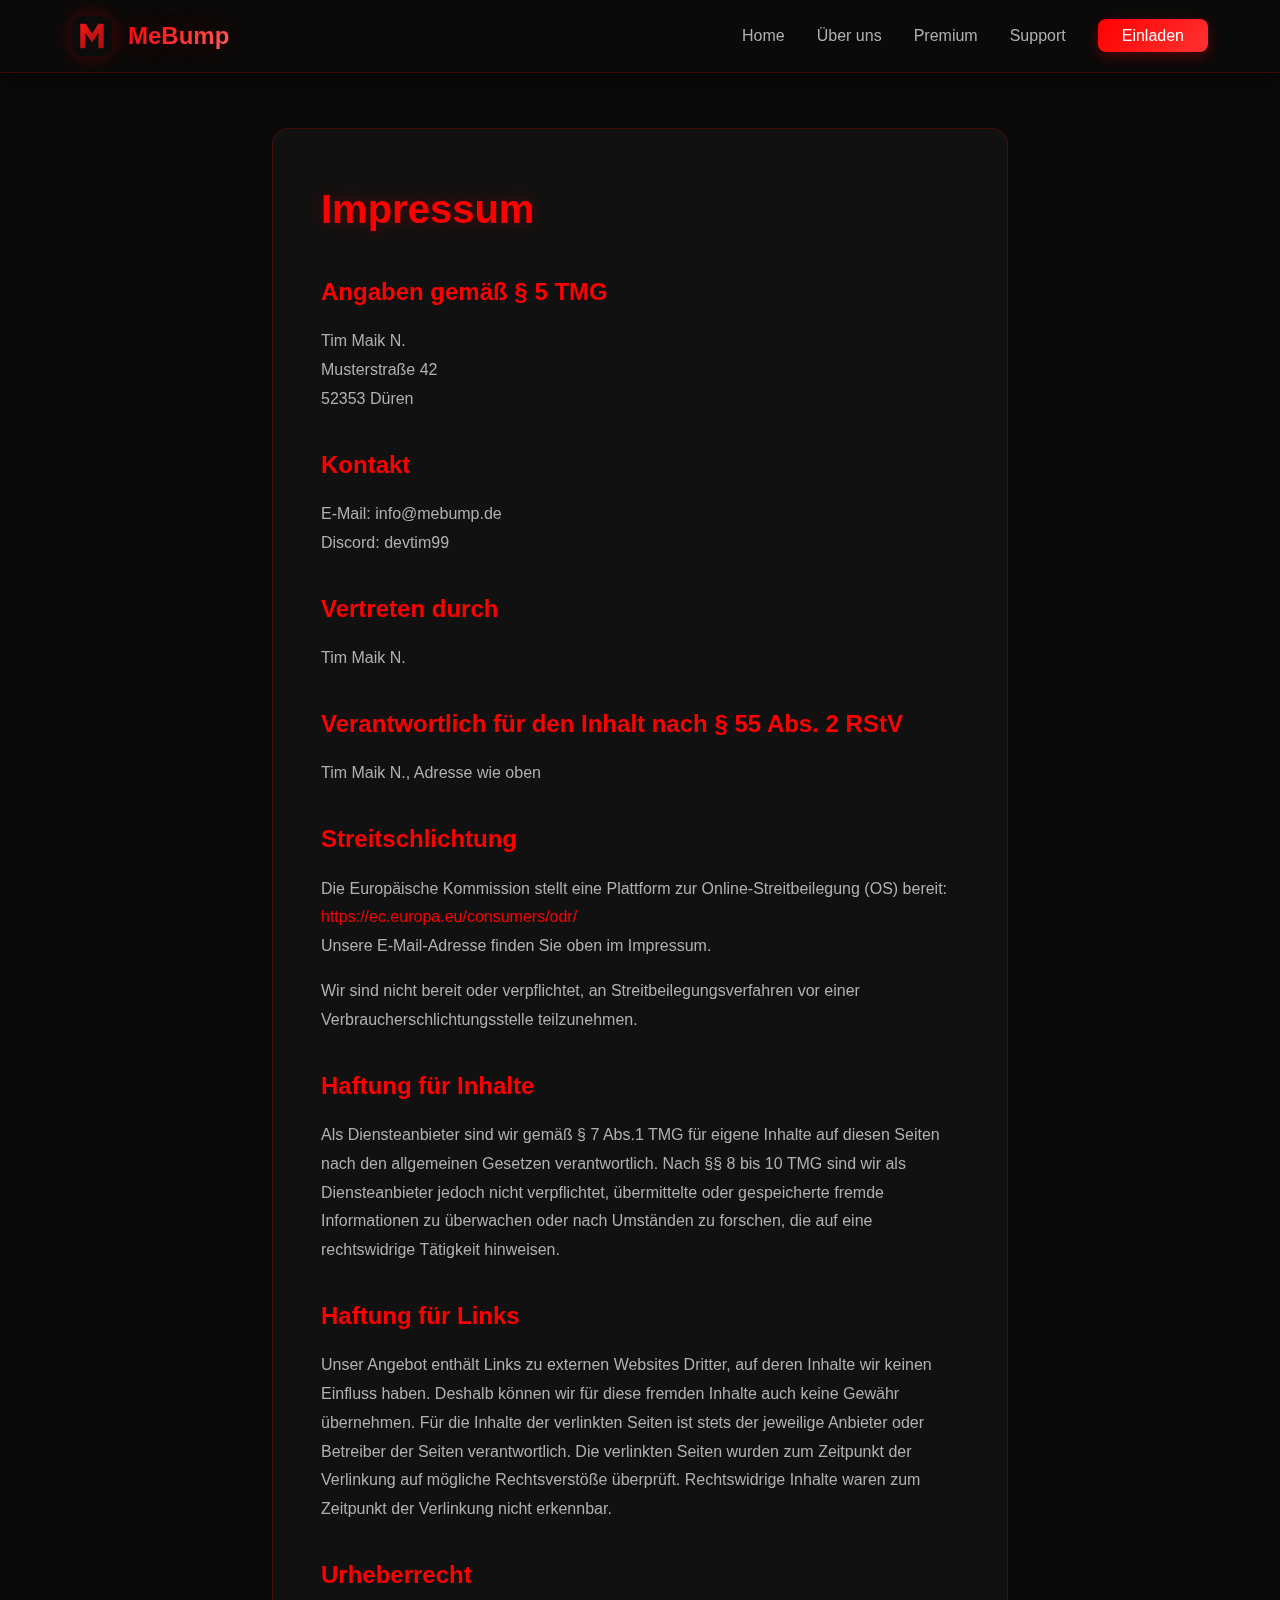
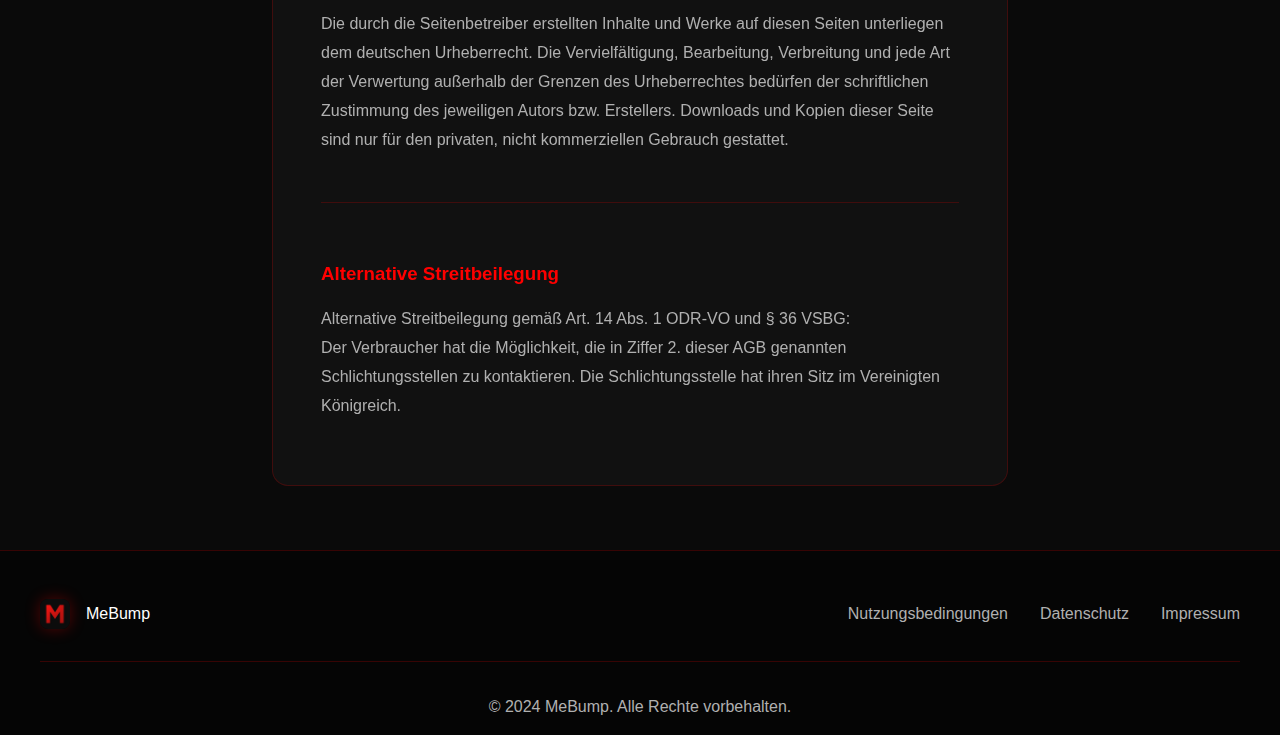
<file: impressum.html>
<!DOCTYPE html>
<html lang="de">
<head>
    <meta charset="UTF-8">
    <meta name="viewport" content="width=device-width, initial-scale=1.0">
    <title>Impressum - MeBump</title>
    <link rel="stylesheet" href="styles.css">
    <link rel="icon" type="image/png" href="/logo.png">
</head>
<body>
    <nav class="navbar">
        <div class="nav-container">
            <div class="nav-brand">
                <img src="/logo.png" alt="MeBump Logo" class="nav-logo">
                <span class="brand-text">MeBump</span>
            </div>
            <button class="hamburger" aria-label="Menu">
                <span></span>
                <span></span>
                <span></span>
            </button>
            <ul class="nav-menu">
                <li><a href="index.html" class="nav-link">Home</a></li>
                <li><a href="about.html" class="nav-link">Über uns</a></li>
                <li><a href="premium.html" class="nav-link">Premium</a></li>
                <li><a href="support.html" class="nav-link">Support</a></li>
                <li><a href="https://discord.com/oauth2/authorize?client_id=1440455152204251286" class="nav-link invite-btn">Einladen</a></li>
            </ul>
        </div>
    </nav>

    <main>
        <section class="legal">
            <div class="legal-container">
                <h1>Impressum</h1>

                <h2>Angaben gemäß § 5 TMG</h2>
                <p>
                    Tim Maik N.<br>
                    Musterstraße 42<br>
                    52353 Düren
                </p>

                <h2>Kontakt</h2>
                <p>
                    E-Mail: info@mebump.de<br>
                    Discord: devtim99
                </p>

                <h2>Vertreten durch</h2>
                <p>Tim Maik N.</p>

                <!---<h2>Registereintrag</h2>
                <p>
                    Eintragung im Handelsregister<br>
                    Registergericht: Amtsgericht Berlin<br>
                    Registernummer: HRB 123456
                </p>

                <h2>Umsatzsteuer-ID</h2>
                <p>
                    Umsatzsteuer-Identifikationsnummer gemäß § 27a Umsatzsteuergesetz:<br>
                    DE123456789
                </p>   --->

                <h2>Verantwortlich für den Inhalt nach § 55 Abs. 2 RStV</h2>
                <p>Tim Maik N., Adresse wie oben</p>

                <h2>Streitschlichtung</h2>
                <p>
                    Die Europäische Kommission stellt eine Plattform zur Online-Streitbeilegung (OS) bereit: 
                    <a href="https://ec.europa.eu/consumers/odr/" target="_blank">https://ec.europa.eu/consumers/odr/</a><br>
                    Unsere E-Mail-Adresse finden Sie oben im Impressum.
                </p>
                <p>
                    Wir sind nicht bereit oder verpflichtet, an Streitbeilegungsverfahren vor einer 
                    Verbraucherschlichtungsstelle teilzunehmen.
                </p>

                <h2>Haftung für Inhalte</h2>
                <p>
                    Als Diensteanbieter sind wir gemäß § 7 Abs.1 TMG für eigene Inhalte auf diesen Seiten 
                    nach den allgemeinen Gesetzen verantwortlich. Nach §§ 8 bis 10 TMG sind wir als 
                    Diensteanbieter jedoch nicht verpflichtet, übermittelte oder gespeicherte fremde 
                    Informationen zu überwachen oder nach Umständen zu forschen, die auf eine rechtswidrige 
                    Tätigkeit hinweisen.
                </p>

                <h2>Haftung für Links</h2>
                <p>
                    Unser Angebot enthält Links zu externen Websites Dritter, auf deren Inhalte wir keinen 
                    Einfluss haben. Deshalb können wir für diese fremden Inhalte auch keine Gewähr übernehmen. 
                    Für die Inhalte der verlinkten Seiten ist stets der jeweilige Anbieter oder Betreiber der 
                    Seiten verantwortlich. Die verlinkten Seiten wurden zum Zeitpunkt der Verlinkung auf 
                    mögliche Rechtsverstöße überprüft. Rechtswidrige Inhalte waren zum Zeitpunkt der 
                    Verlinkung nicht erkennbar.
                </p>

                <h2>Urheberrecht</h2>
                <p>
                    Die durch die Seitenbetreiber erstellten Inhalte und Werke auf diesen Seiten unterliegen 
                    dem deutschen Urheberrecht. Die Vervielfältigung, Bearbeitung, Verbreitung und jede 
                    Art der Verwertung außerhalb der Grenzen des Urheberrechtes bedürfen der schriftlichen 
                    Zustimmung des jeweiligen Autors bzw. Erstellers. Downloads und Kopien dieser Seite sind 
                    nur für den privaten, nicht kommerziellen Gebrauch gestattet.
                </p>

                <div class="legal-contact">
                    <h3>Alternative Streitbeilegung</h3>
                    <p>
                        Alternative Streitbeilegung gemäß Art. 14 Abs. 1 ODR-VO und § 36 VSBG:<br>
                        Der Verbraucher hat die Möglichkeit, die in Ziffer 2. dieser AGB genannten 
                        Schlichtungsstellen zu kontaktieren. Die Schlichtungsstelle hat ihren Sitz 
                        im Vereinigten Königreich.
                    </p>
                </div>
            </div>
        </section>
    </main>

    <footer class="footer">
        <div class="footer-content">
            <div class="footer-brand">
                <img src="/logo.png" alt="MeBump Logo" class="footer-logo">
                <span>MeBump</span>
            </div>
            <div class="footer-links">
                <a href="terms.html">Nutzungsbedingungen</a>
                <a href="privacy.html">Datenschutz</a>
                <a href="impressum.html">Impressum</a>
            </div>
        </div>
        <div class="footer-bottom">
            <p>&copy; 2024 MeBump. Alle Rechte vorbehalten.</p>
        </div>
    </footer>

    <script src="script.js"></script>
</body>
</html>
</file>
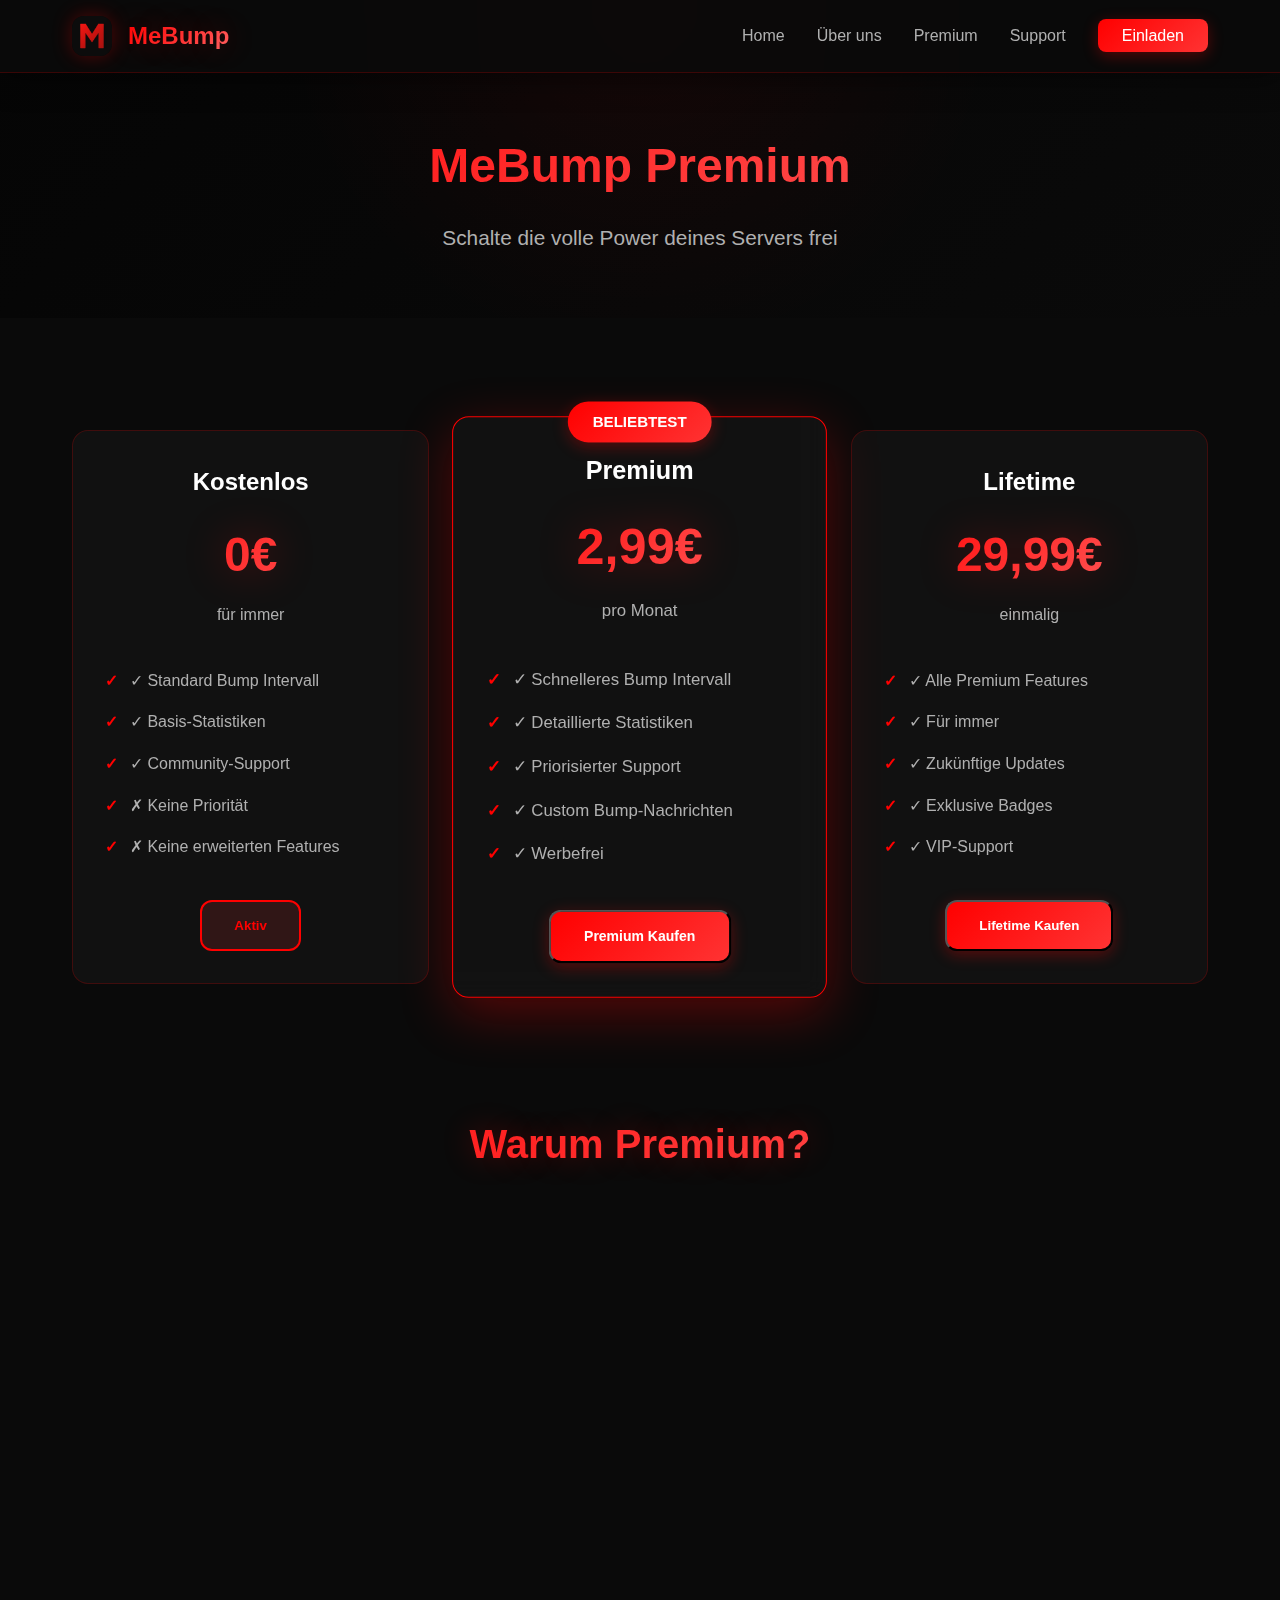
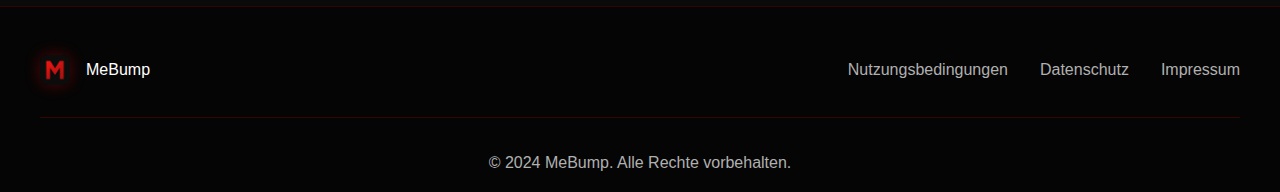
<file: premium.html>
<!DOCTYPE html>
<html lang="de">
<head>
    <meta charset="UTF-8">
    <meta name="viewport" content="width=device-width, initial-scale=1.0">
    <title>Premium - MeBump</title>
    <link rel="stylesheet" href="styles.css">
    <link rel="icon" type="image/png" href="/logo.png">
</head>
<body>
    <nav class="navbar">
        <div class="nav-container">
            <div class="nav-brand">
                <img src="/logo.png" alt="MeBump Logo" class="nav-logo">
                <span class="brand-text">MeBump</span>
            </div>
            <button class="hamburger" aria-label="Menu">
                <span></span>
                <span></span>
                <span></span>
            </button>
            <ul class="nav-menu">
                <li><a href="index.html" class="nav-link">Home</a></li>
                <li><a href="about.html" class="nav-link">Über uns</a></li>
                <li><a href="premium.html" class="nav-link active">Premium</a></li>
                <li><a href="support.html" class="nav-link">Support</a></li>
                <li><a href="https://discord.com/oauth2/authorize?client_id=1440455152204251286" class="nav-link invite-btn">Einladen</a></li>
            </ul>
        </div>
    </nav>

    <main>
        <section class="premium-hero">
            <div class="premium-content">
                <h1 class="premium-title">MeBump Premium</h1>
                <p class="premium-subtitle">Schalte die volle Power deines Servers frei</p>
            </div>
        </section>

        <section class="pricing">
            <div class="pricing-container">
                <div class="pricing-card">
                    <h3>Kostenlos</h3>
                    <div class="price">0€</div>
                    <div class="price-period">für immer</div>
                    <ul class="feature-list">
                        <li>✓ Standard Bump Intervall</li>
                        <li>✓ Basis-Statistiken</li>
                        <li>✓ Community-Support</li>
                        <li>✗ Keine Priorität</li>
                        <li>✗ Keine erweiterten Features</li>
                    </ul>
                    <button class="btn btn-secondary" disabled>Aktiv</button>
                </div>

                <div class="pricing-card premium">
                    <div class="premium-badge">BELIEBTEST</div>
                    <h3>Premium</h3>
                    <div class="price">2,99€</div>
                    <div class="price-period">pro Monat</div>
                    <ul class="feature-list">
                        <li>✓ Schnelleres Bump Intervall</li>
                        <li>✓ Detaillierte Statistiken</li>
                        <li>✓ Priorisierter Support</li>
                        <li>✓ Custom Bump-Nachrichten</li>
                        <li>✓ Werbefrei</li>
                    </ul>
                    <button class="btn btn-primary">Premium Kaufen</button>
                </div>

                <div class="pricing-card">
                    <h3>Lifetime</h3>
                    <div class="price">29,99€</div>
                    <div class="price-period">einmalig</div>
                    <ul class="feature-list">
                        <li>✓ Alle Premium Features</li>
                        <li>✓ Für immer</li>
                        <li>✓ Zukünftige Updates</li>
                        <li>✓ Exklusive Badges</li>
                        <li>✓ VIP-Support</li>
                    </ul>
                    <button class="btn btn-primary">Lifetime Kaufen</button>
                </div>
            </div>
        </section>

        <section class="premium-features">
            <h2 class="section-title">Warum Premium?</h2>
            <div class="features-grid">
                <div class="feature-card">
                    <div class="feature-icon">⚡</div>
                    <h3>Schnelleres Wachstum</h3>
                    <p>Reduziere dein Bump-Intervall um 50% und erreiche mehr Nutzer</p>
                </div>
                <div class="feature-card">
                    <div class="feature-icon">📊</div>
                    <h3>Detaillierte Analytics</h3>
                    <p>Erhalte Einblicke in deine Server-Performance</p>
                </div>
                <div class="feature-card">
                    <div class="feature-icon">🎨</div>
                    <h3>Custom Nachrichten</h3>
                    <p>Persönliche Bump-Nachrichten für mehr Aufmerksamkeit</p>
                </div>
                <div class="feature-card">
                    <div class="feature-icon">🚀</div>
                    <h3>Priorität</h3>
                    <p>Deine Server werden bevorzugt behandelt</p>
                </div>
            </div>
        </section>
    </main>

    <footer class="footer">
        <div class="footer-content">
            <div class="footer-brand">
                <img src="/logo.png" alt="MeBump Logo" class="footer-logo">
                <span>MeBump</span>
            </div>
            <div class="footer-links">
                <a href="terms.html">Nutzungsbedingungen</a>
                <a href="privacy.html">Datenschutz</a>
                <a href="impressum.html">Impressum</a>
            </div>
        </div>
        <div class="footer-bottom">
            <p>&copy; 2024 MeBump. Alle Rechte vorbehalten.</p>
        </div>
    </footer>

    <script src="script.js"></script>
</body>
</html>
</file>
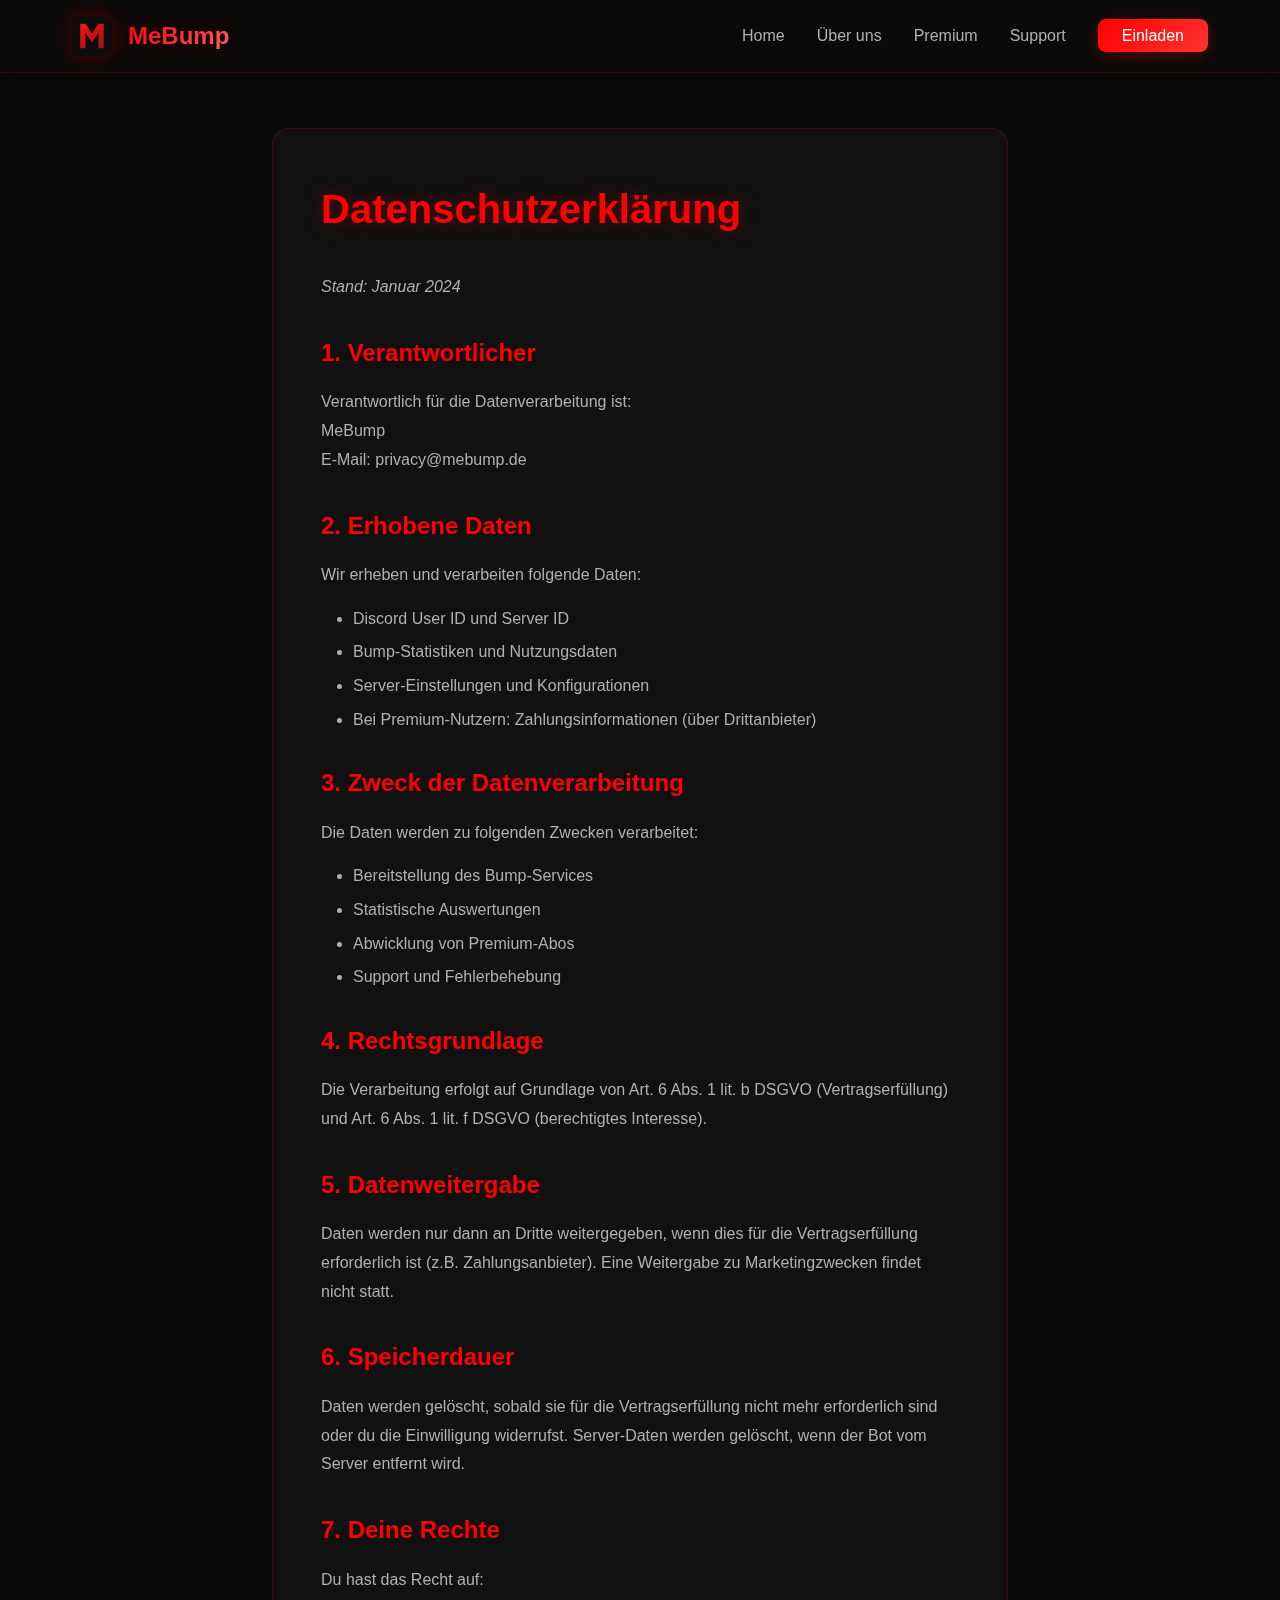
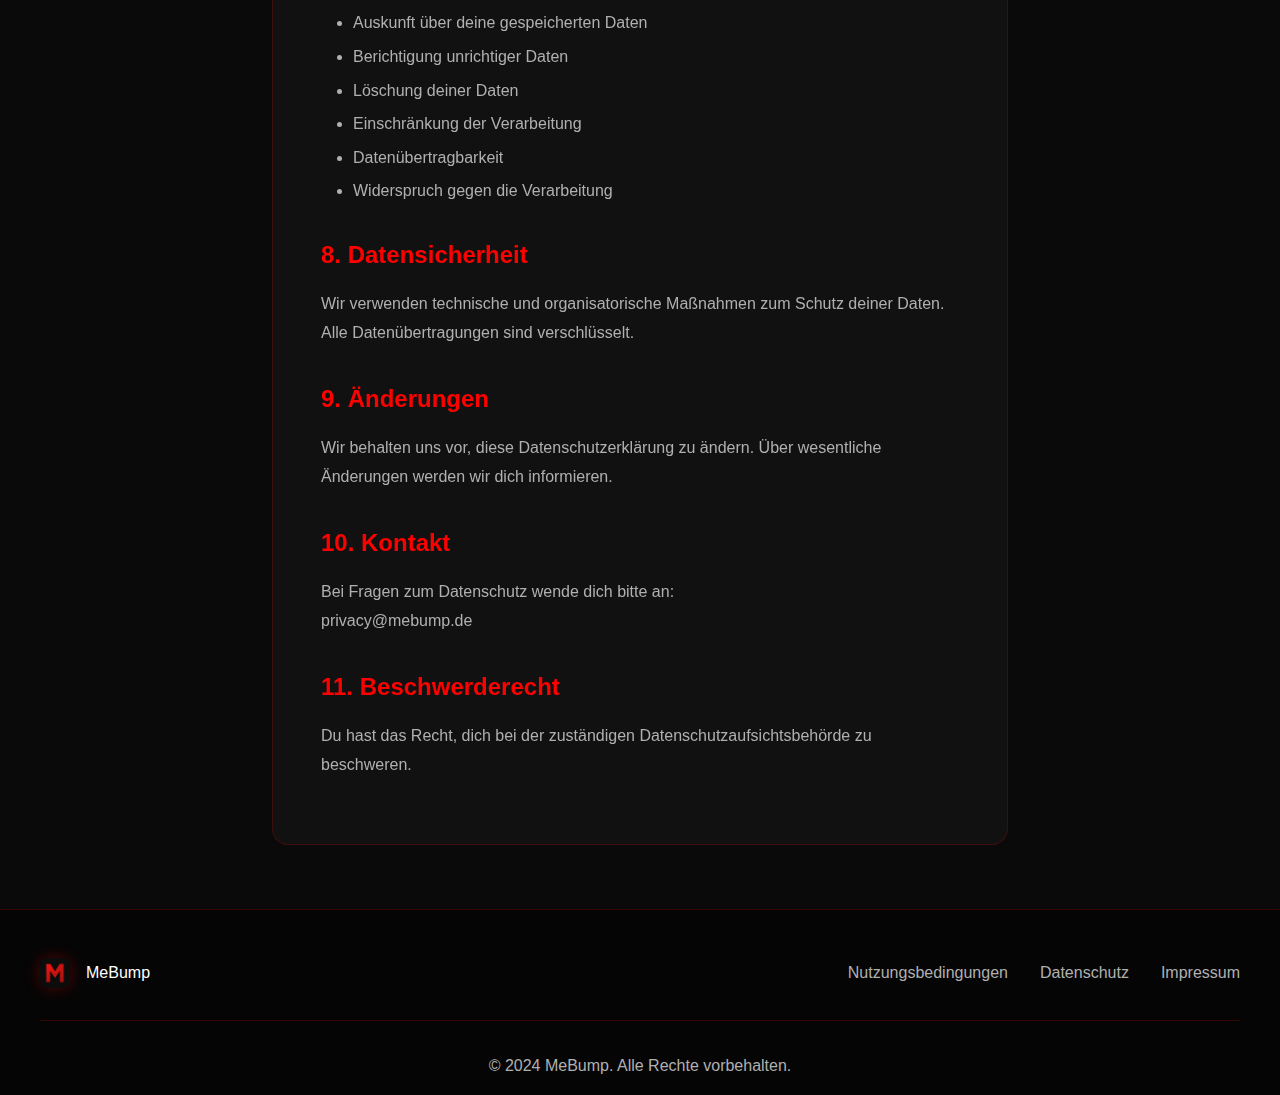
<file: privacy.html>
<!DOCTYPE html>
<html lang="de">
<head>
    <meta charset="UTF-8">
    <meta name="viewport" content="width=device-width, initial-scale=1.0">
    <title>Datenschutz - MeBump</title>
    <link rel="stylesheet" href="styles.css">
    <link rel="icon" type="image/png" href="/logo.png">
</head>
<body>
    <nav class="navbar">
        <div class="nav-container">
            <div class="nav-brand">
                <img src="/logo.png" alt="MeBump Logo" class="nav-logo">
                <span class="brand-text">MeBump</span>
            </div>
            <button class="hamburger" aria-label="Menu">
                <span></span>
                <span></span>
                <span></span>
            </button>
            <ul class="nav-menu">
                <li><a href="index.html" class="nav-link">Home</a></li>
                <li><a href="about.html" class="nav-link">Über uns</a></li>
                <li><a href="premium.html" class="nav-link">Premium</a></li>
                <li><a href="support.html" class="nav-link">Support</a></li>
                <li><a href="https://discord.com/oauth2/authorize?client_id=1440455152204251286" class="nav-link invite-btn">Einladen</a></li>
            </ul>
        </div>
    </nav>

    <main>
        <section class="legal">
            <div class="legal-container">
                <h1>Datenschutzerklärung</h1>
                <p class="legal-date">Stand: Januar 2024</p>

                <h2>1. Verantwortlicher</h2>
                <p>Verantwortlich für die Datenverarbeitung ist:<br>
                MeBump<br>
                E-Mail: privacy@mebump.de</p>

                <h2>2. Erhobene Daten</h2>
                <p>Wir erheben und verarbeiten folgende Daten:</p>
                <ul>
                    <li>Discord User ID und Server ID</li>
                    <li>Bump-Statistiken und Nutzungsdaten</li>
                    <li>Server-Einstellungen und Konfigurationen</li>
                    <li>Bei Premium-Nutzern: Zahlungsinformationen (über Drittanbieter)</li>
                </ul>

                <h2>3. Zweck der Datenverarbeitung</h2>
                <p>Die Daten werden zu folgenden Zwecken verarbeitet:</p>
                <ul>
                    <li>Bereitstellung des Bump-Services</li>
                    <li>Statistische Auswertungen</li>
                    <li>Abwicklung von Premium-Abos</li>
                    <li>Support und Fehlerbehebung</li>
                </ul>

                <h2>4. Rechtsgrundlage</h2>
                <p>Die Verarbeitung erfolgt auf Grundlage von Art. 6 Abs. 1 lit. b DSGVO (Vertragserfüllung) und Art. 6 Abs. 1 lit. f DSGVO (berechtigtes Interesse).</p>

                <h2>5. Datenweitergabe</h2>
                <p>Daten werden nur dann an Dritte weitergegeben, wenn dies für die Vertragserfüllung erforderlich ist (z.B. Zahlungsanbieter). Eine Weitergabe zu Marketingzwecken findet nicht statt.</p>

                <h2>6. Speicherdauer</h2>
                <p>Daten werden gelöscht, sobald sie für die Vertragserfüllung nicht mehr erforderlich sind oder du die Einwilligung widerrufst. Server-Daten werden gelöscht, wenn der Bot vom Server entfernt wird.</p>

                <h2>7. Deine Rechte</h2>
                <p>Du hast das Recht auf:</p>
                <ul>
                    <li>Auskunft über deine gespeicherten Daten</li>
                    <li>Berichtigung unrichtiger Daten</li>
                    <li>Löschung deiner Daten</li>
                    <li>Einschränkung der Verarbeitung</li>
                    <li>Datenübertragbarkeit</li>
                    <li>Widerspruch gegen die Verarbeitung</li>
                </ul>

                <h2>8. Datensicherheit</h2>
                <p>Wir verwenden technische und organisatorische Maßnahmen zum Schutz deiner Daten. Alle Datenübertragungen sind verschlüsselt.</p>

                <h2>9. Änderungen</h2>
                <p>Wir behalten uns vor, diese Datenschutzerklärung zu ändern. Über wesentliche Änderungen werden wir dich informieren.</p>

                <h2>10. Kontakt</h2>
                <p>Bei Fragen zum Datenschutz wende dich bitte an:<br>
                privacy@mebump.de</p>

                <h2>11. Beschwerderecht</h2>
                <p>Du hast das Recht, dich bei der zuständigen Datenschutzaufsichtsbehörde zu beschweren.</p>
            </div>
        </section>
    </main>

    <footer class="footer">
        <div class="footer-content">
            <div class="footer-brand">
                <img src="/logo.png" alt="MeBump Logo" class="footer-logo">
                <span>MeBump</span>
            </div>
            <div class="footer-links">
                <a href="terms.html">Nutzungsbedingungen</a>
                <a href="privacy.html">Datenschutz</a>
                <a href="impressum.html">Impressum</a>
            </div>
        </div>
        <div class="footer-bottom">
            <p>&copy; 2024 MeBump. Alle Rechte vorbehalten.</p>
        </div>
    </footer>

    <script src="script.js"></script>
</body>
</html>
</file>
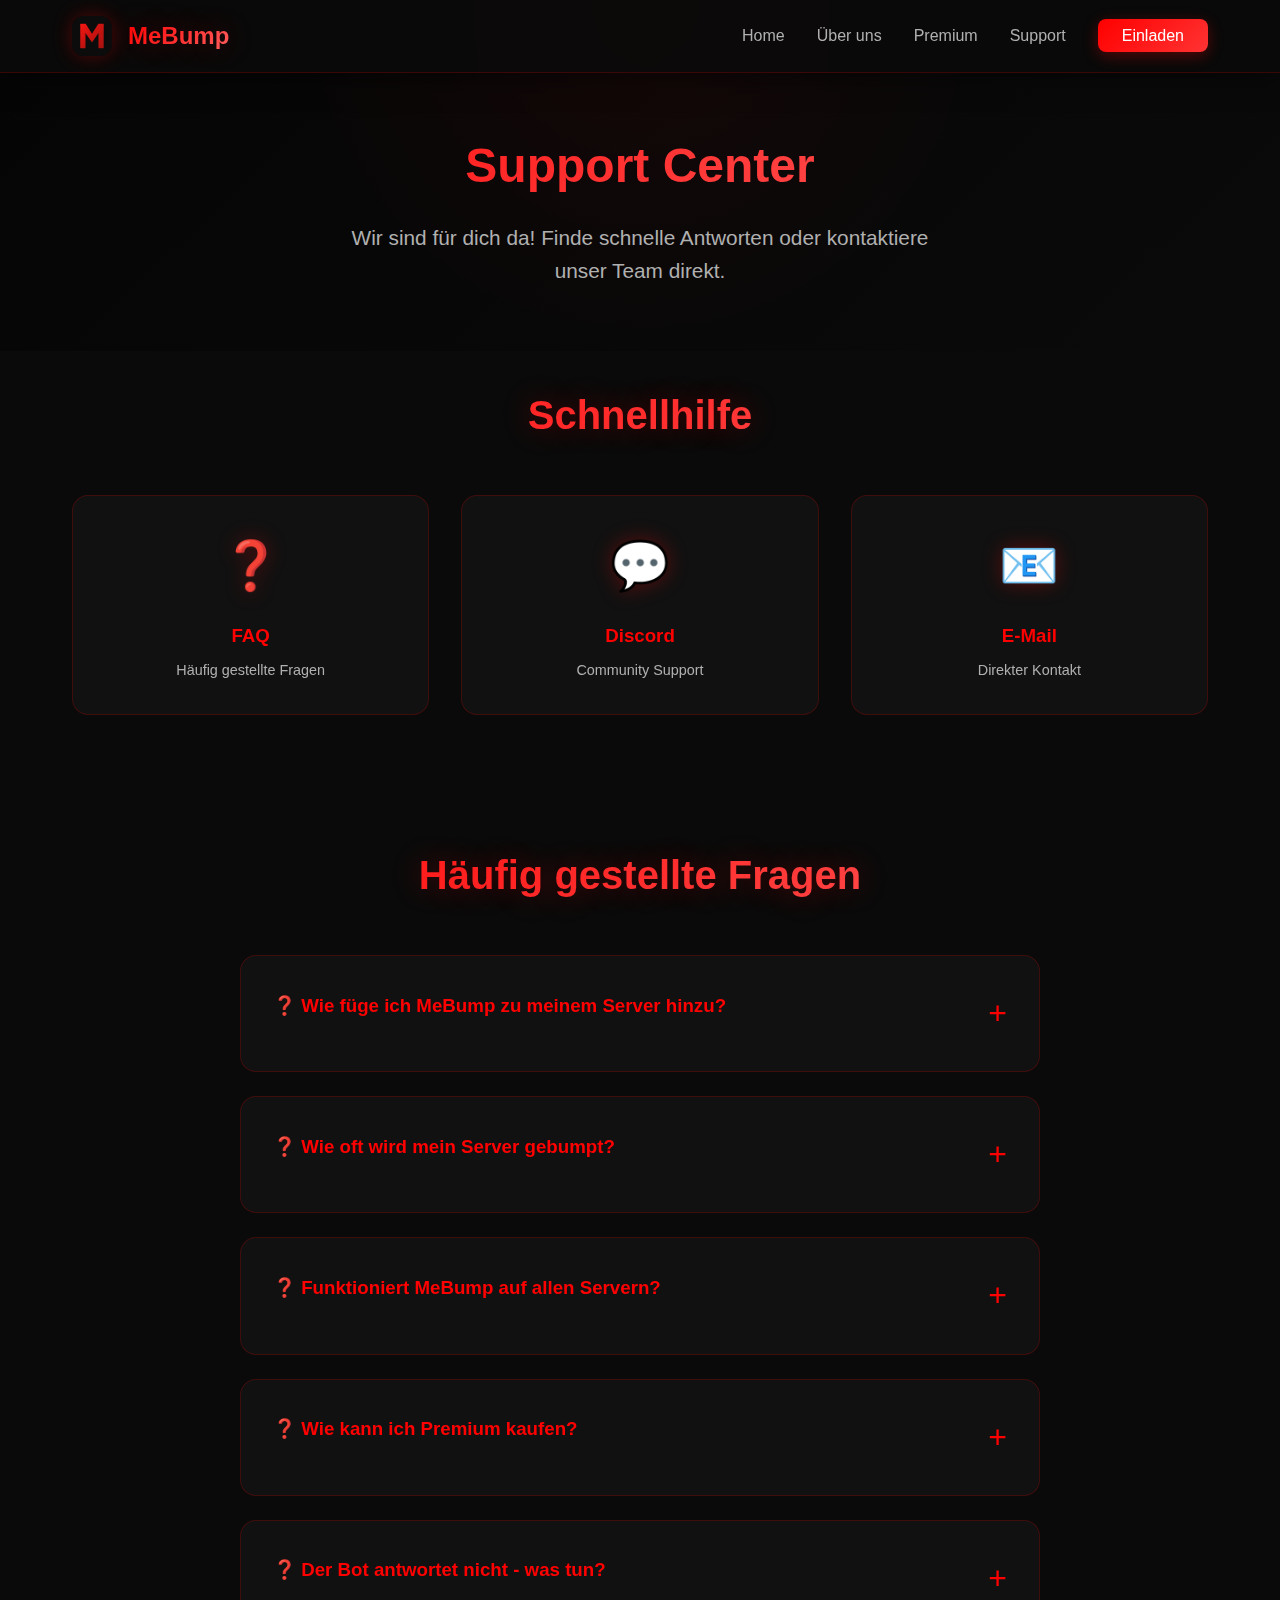
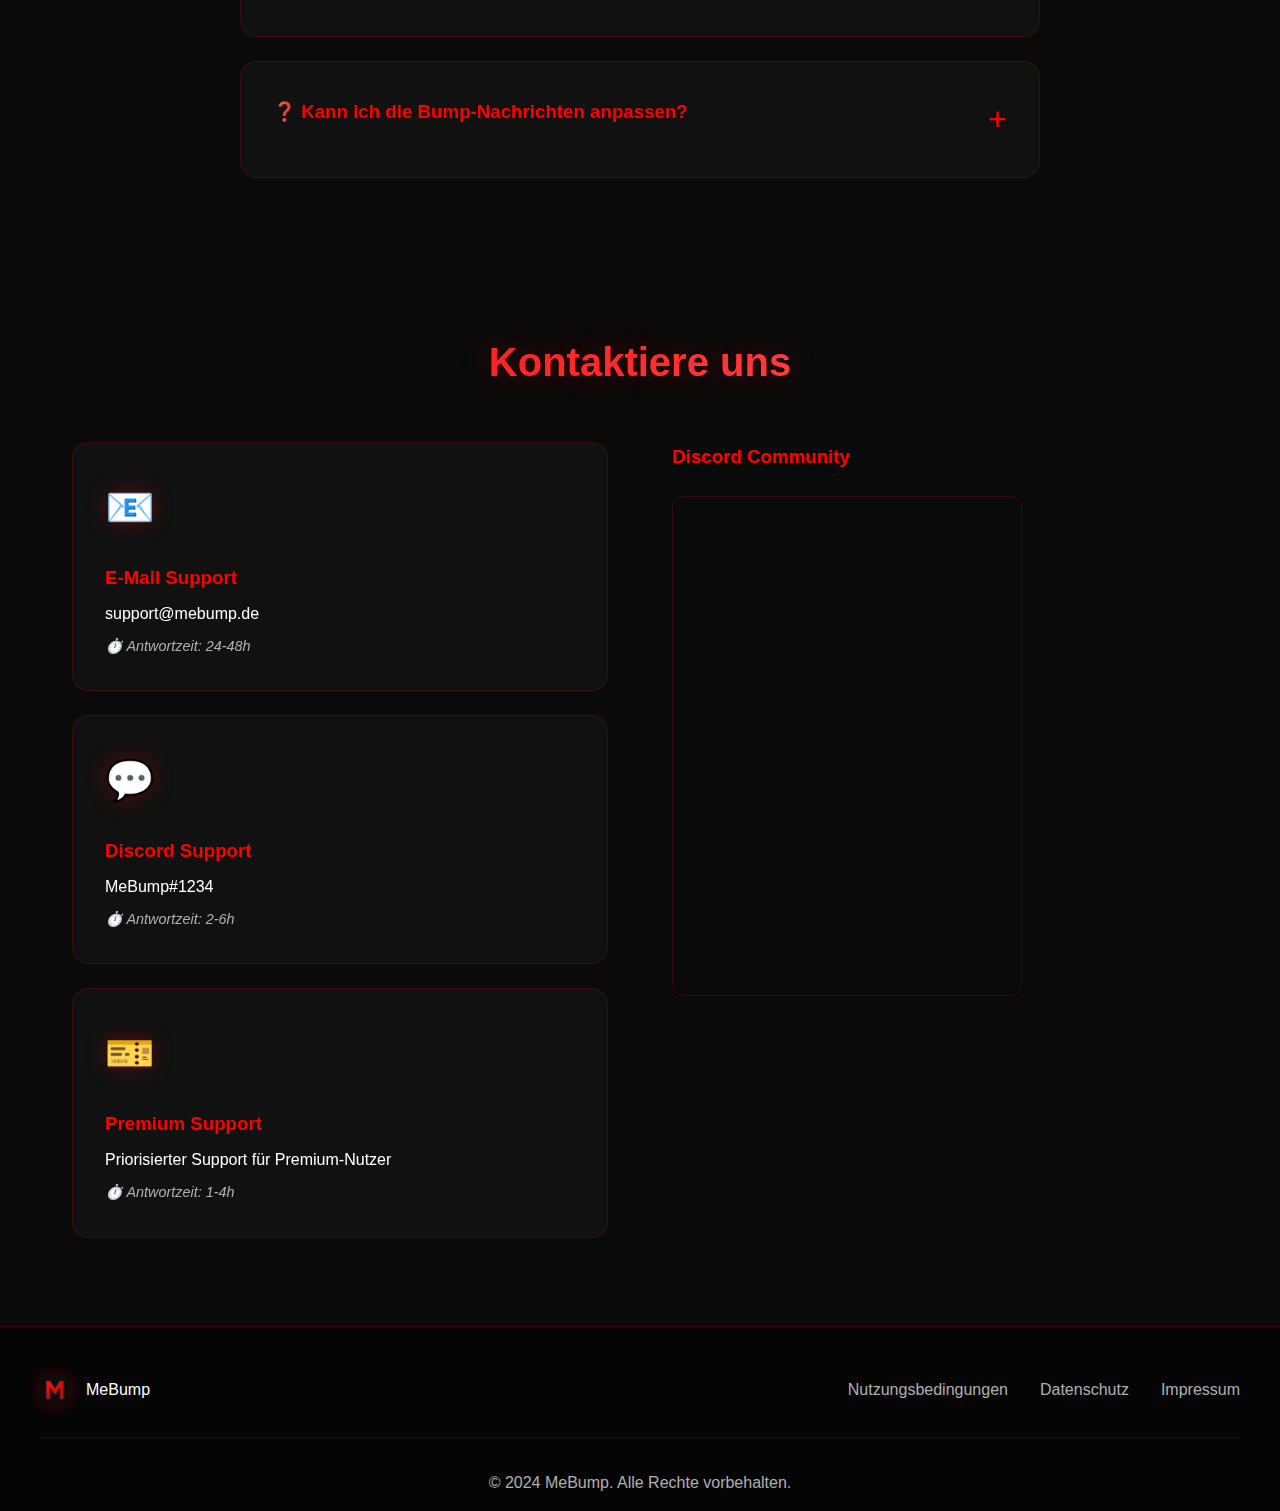
<file: support.html>
<!DOCTYPE html>
<html lang="de">
<head>
    <meta charset="UTF-8">
    <meta name="viewport" content="width=device-width, initial-scale=1.0">
    <title>Support - MeBump</title>
    <link rel="stylesheet" href="styles.css">
    <link rel="icon" type="image/png" href="/logo.png">
</head>
<body>
    <nav class="navbar">
        <div class="nav-container">
            <div class="nav-brand">
                <img src="/logo.png" alt="MeBump Logo" class="nav-logo">
                <span class="brand-text">MeBump</span>
            </div>
            <button class="hamburger" aria-label="Menu">
                <span></span>
                <span></span>
                <span></span>
            </button>
            <ul class="nav-menu">
                <li><a href="index.html" class="nav-link">Home</a></li>
                <li><a href="about.html" class="nav-link">Über uns</a></li>
                <li><a href="premium.html" class="nav-link">Premium</a></li>
                <li><a href="support.html" class="nav-link active">Support</a></li>
                <li><a href="https://discord.com/oauth2/authorize?client_id=1440455152204251286" class="nav-link invite-btn">Einladen</a></li>
            </ul>
        </div>
    </nav>

    <main>
        <section class="support-hero">
            <div class="support-content">
                <h1 class="support-title">Support Center</h1>
                <p class="support-subtitle">Wir sind für dich da! Finde schnelle Antworten oder kontaktiere unser Team direkt.</p>
            </div>
        </section>

        <section class="quick-help">
            <div class="quick-help-container">
                <h2 class="section-title">Schnellhilfe</h2>
                <div class="quick-help-grid">
                    <a href="#faq" class="quick-help-card">
                        <div class="quick-help-icon">❓</div>
                        <h3>FAQ</h3>
                        <p>Häufig gestellte Fragen</p>
                    </a>
                    <a href="#contact" class="quick-help-card">
                        <div class="quick-help-icon">💬</div>
                        <h3>Discord</h3>
                        <p>Community Support</p>
                    </a>
                    <a href="mailto:support@mebump.de" class="quick-help-card">
                        <div class="quick-help-icon">📧</div>
                        <h3>E-Mail</h3>
                        <p>Direkter Kontakt</p>
                    </a>
                </div>
            </div>
        </section>

        <section id="faq" class="faq">
            <div class="faq-container">
                <h2 class="section-title">Häufig gestellte Fragen</h2>
                <div class="faq-list">
                    <div class="faq-item">
                        <div class="faq-question">
                            <h3>❓ Wie füge ich MeBump zu meinem Server hinzu?</h3>
                            <span class="faq-toggle">+</span>
                        </div>
                        <div class="faq-answer">
                            <p>Klicke auf den "Einladen"-Button in der Navigation und wähle deinen Server aus. Stelle sicher, dass du die Administrator-Berechtigung auf dem Server hast. Nach dem Hinzufügen wird MeBump automatisch konfiguriert.</p>
                            <br>
                        </div>
                    </div>
                    
                    <div class="faq-item">
                        <div class="faq-question">
                            <h3>❓ Wie oft wird mein Server gebumpt?</h3>
                            <span class="faq-toggle">+</span>
                        </div>
                        <div class="faq-answer">
                            <p><strong>Kostenlose Nutzer:</strong> Alle 2 Stunden<br>
                            <strong>Premium-Nutzer:</strong> Alle 30 Minuten<br>
                            <strong>Lifetime-Nutzer:</strong> Alle 15 Minuten</p>
                            <p style="margin-top: 1rem;">Upgrade auf Premium für häufigere Bumps und mehr Sichtbarkeit!</p>
                            <br>
                        </div>
                    </div>
                    
                    <div class="faq-item">
                        <div class="faq-question">
                            <h3>❓ Funktioniert MeBump auf allen Servern?</h3>
                            <span class="faq-toggle">+</span>
                        </div>
                        <div class="faq-answer">
                            <p>Ja! MeBump funktioniert auf allen Discord-Servern. Der Bot benötigt folgende Berechtigungen:</p>
                            <ul style="margin-top: 0.5rem; margin-left: 1.5rem;">
                                <li>Nachrichten senden</li>
                                <li>Nachrichten lesen</li>
                                <li>Einbettungen erstellen</li>
                            </ul>
                            <br>
                        </div>
                    </div>
                    
                    <div class="faq-item">
                        <div class="faq-question">
                            <h3>❓ Wie kann ich Premium kaufen?</h3>
                            <span class="faq-toggle">+</span>
                        </div>
                        <div class="faq-answer">
                            <p>Besuche unsere <a href="premium.html" style="color: var(--primary-red);">Premium-Seite</a> und wähle dein gewünschtes Paket. Die Zahlung erfolgt sicher über Stripe. Nach erfolgreicher Zahlung wird dein Account automatisch auf Premium upgradet.</p>
                            <br>
                        </div>
                    </div>
                    
                    <div class="faq-item">
                        <div class="faq-question">
                            <h3>❓ Der Bot antwortet nicht - was tun?</h3>
                            <span class="faq-toggle">+</span>
                        </div>
                        <div class="faq-answer">
                            <p><strong>Checkliste:</strong></p>
                            <ol style="margin-top: 0.5rem; margin-left: 1.5rem;">
                                <li>Prüfe ob MeBump online ist (siehe Systemstatus unten)</li>
                                <li>Stelle sicher, dass der Bot die nötigen Berechtigungen hat</li>
                                <li>Versuche den Bot zu kicken und neu einzuladen</li>
                                <li>Kontaktiere unseren Support über Discord</li>
                            </ol>
                            <br>
                        </div>
                    </div>

                    <div class="faq-item">
                        <div class="faq-question">
                            <h3>❓ Kann ich die Bump-Nachrichten anpassen?</h3>
                            <span class="faq-toggle">+</span>
                        </div>
                        <div class="faq-answer">
                            <p>Ja! Premium und Lifetime Mitglieder können ihre Bump-Nachrichten vollständig anpassen. Du kannst eigene Texte, Farben und sogar Bilder verwenden, um deine Server-Werbung einzigartig zu machen.</p>
                            <br>
                        </div>
                    </div>
                </div>
            </div>
        </section>

        <section id="contact" class="contact">
            <div class="contact-container">
                <h2 class="section-title">Kontaktiere uns</h2>
                <div class="contact-content">
                    <div class="contact-info">
                        <div class="contact-method">
                            <div class="contact-icon">📧</div>
                            <h3>E-Mail Support</h3>
                            <p>support@mebump.de</p>
                            <span class="contact-time">⏱️ Antwortzeit: 24-48h</span>
                        </div>
                        
                        <div class="contact-method">
                            <div class="contact-icon">💬</div>
                            <h3>Discord Support</h3>
                            <p>MeBump#1234</p>
                            <span class="contact-time">⏱️ Antwortzeit: 2-6h</span>
                        </div>

                        <div class="contact-method">
                            <div class="contact-icon">🎫</div>
                            <h3>Premium Support</h3>
                            <p>Priorisierter Support für Premium-Nutzer</p>
                            <span class="contact-time">⏱️ Antwortzeit: 1-4h</span>
                        </div>
                    </div>
                    <div class="contact-form">
                        <h3 style="margin-bottom: 1.5rem; color: var(--primary-red);">Discord Community</h3>
                        <iframe src="https://discord.com/widget?id=1440633298731798580&theme=dark" width="350" height="500" allowtransparency="true" frameborder="0" sandbox="allow-popups allow-popups-to-escape-sandbox allow-same-origin allow-scripts"></iframe>
                    </div>
                </div>
            </div>
        </section>

    <footer class="footer">
        <div class="footer-content">
            <div class="footer-brand">
                <img src="/logo.png" alt="MeBump Logo" class="footer-logo">
                <span>MeBump</span>
            </div>
            <div class="footer-links">
                <a href="terms.html">Nutzungsbedingungen</a>
                <a href="privacy.html">Datenschutz</a>
                <a href="impressum.html">Impressum</a>
            </div>
        </div>
        <div class="footer-bottom">
            <p>&copy; 2024 MeBump. Alle Rechte vorbehalten.</p>
        </div>
    </footer>

    <script src="script.js"></script>
    <script>
        // FAQ Accordion
        document.querySelectorAll('.faq-item').forEach(item => {
            const question = item.querySelector('.faq-question');
            const answer = item.querySelector('.faq-answer');
            const toggle = item.querySelector('.faq-toggle');
            
            answer.style.maxHeight = '0';
            answer.style.overflow = 'hidden';
            answer.style.transition = 'max-height 0.3s ease, padding 0.3s ease';
            answer.style.padding = '0 0';
            
            question.addEventListener('click', () => {
                const isOpen = answer.style.maxHeight !== '0px';
                
                if (isOpen) {
                    answer.style.maxHeight = '0';
                    answer.style.padding = '0 0';
                    toggle.textContent = '+';
                    item.classList.remove('active');
                } else {
                    answer.style.maxHeight = answer.scrollHeight + 'px';
                    answer.style.padding = '1rem 0 0 0';
                    toggle.textContent = '−';
                    item.classList.add('active');
                }
            });
        });
    </script>
</body>
</html>
</file>
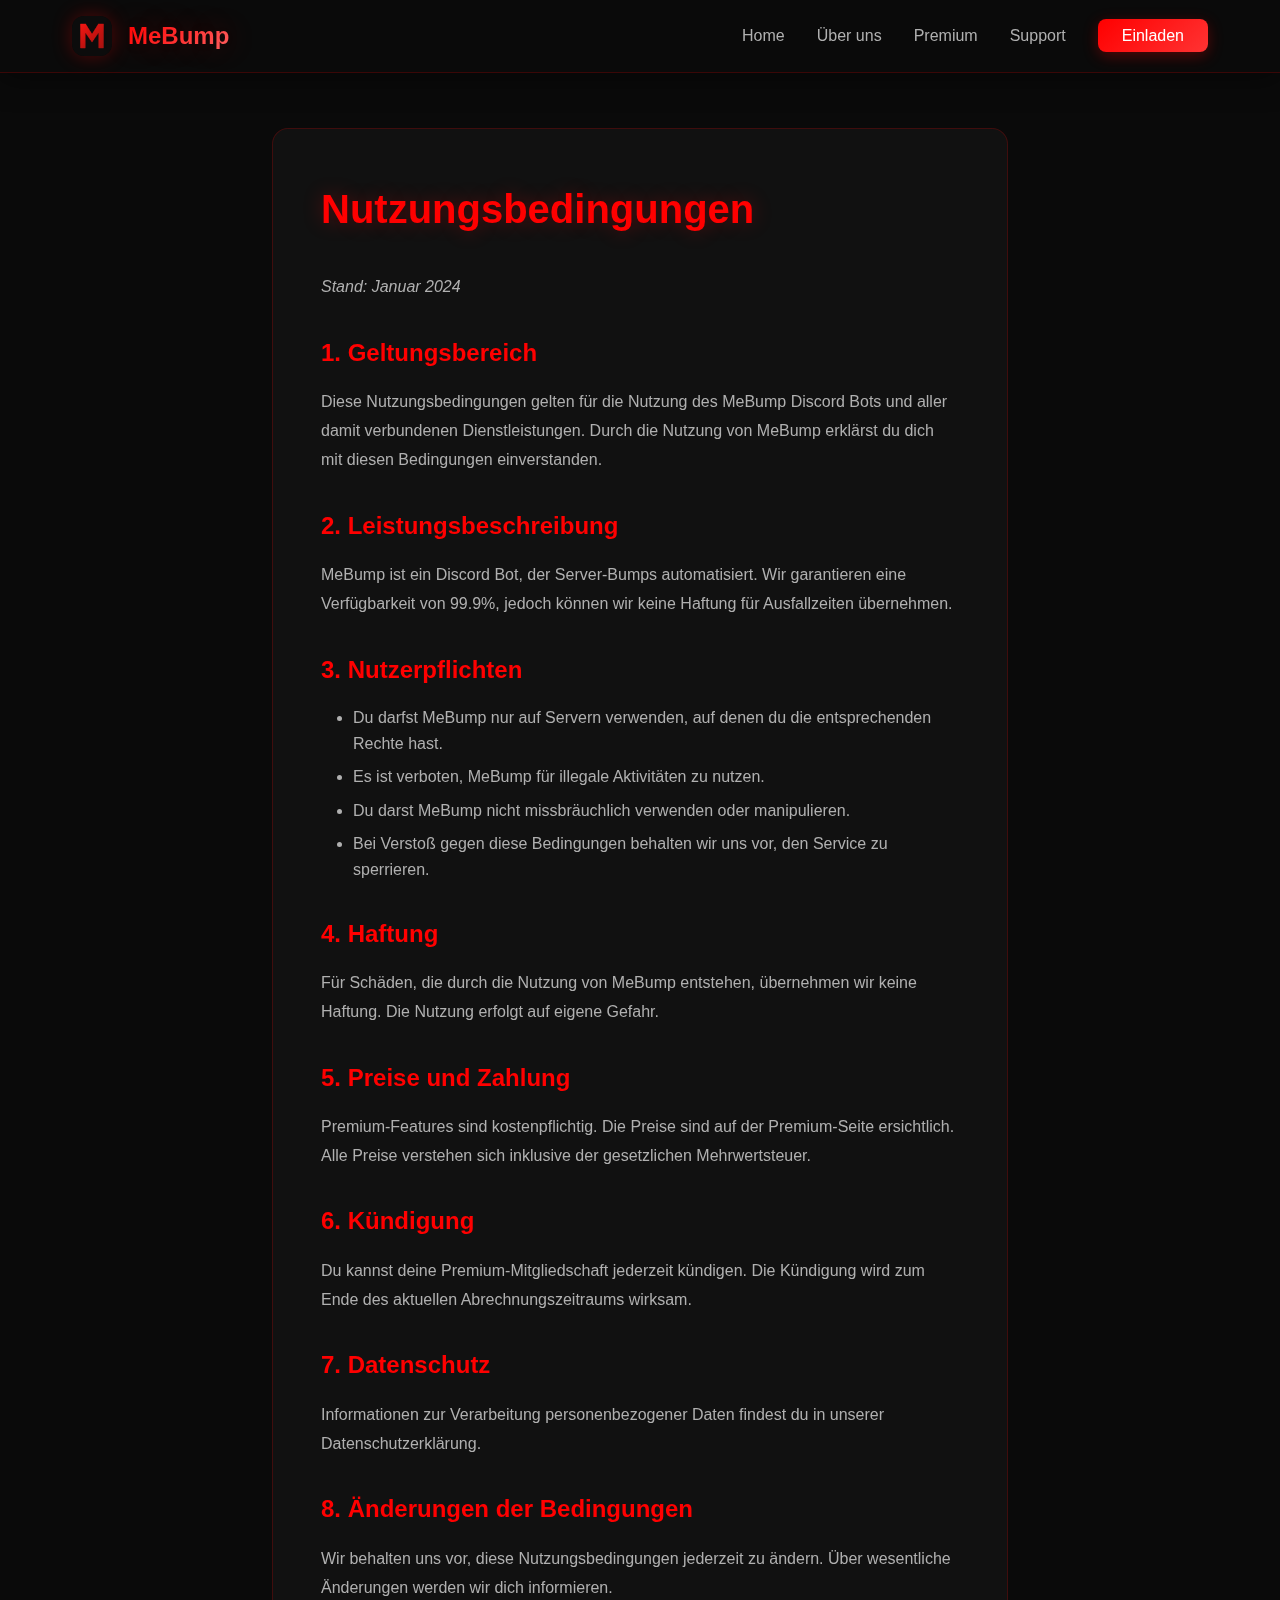
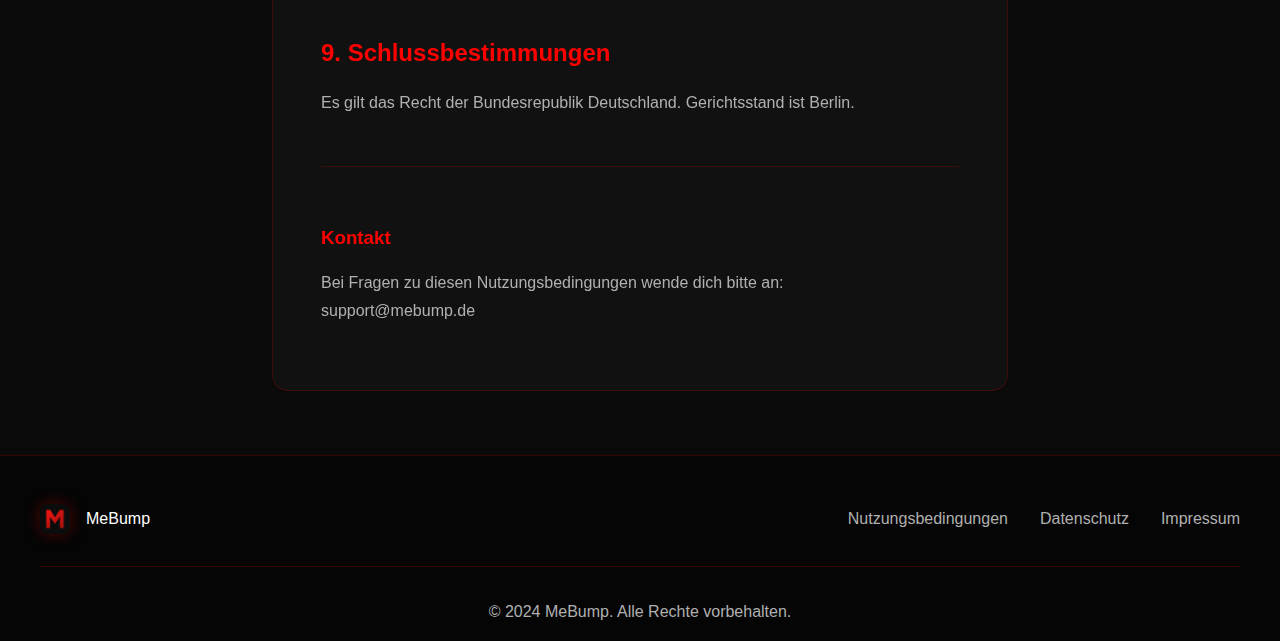
<file: terms.html>
<!DOCTYPE html>
<html lang="de">
<head>
    <meta charset="UTF-8">
    <meta name="viewport" content="width=device-width, initial-scale=1.0">
    <title>Nutzungsbedingungen - MeBump</title>
    <link rel="stylesheet" href="styles.css">
    <link rel="icon" type="image/png" href="/logo.png">
</head>
<body>
    <nav class="navbar">
        <div class="nav-container">
            <div class="nav-brand">
                <img src="/logo.png" alt="MeBump Logo" class="nav-logo">
                <span class="brand-text">MeBump</span>
            </div>
            <button class="hamburger" aria-label="Menu">
                <span></span>
                <span></span>
                <span></span>
            </button>
            <ul class="nav-menu">
                <li><a href="index.html" class="nav-link">Home</a></li>
                <li><a href="about.html" class="nav-link">Über uns</a></li>
                <li><a href="premium.html" class="nav-link">Premium</a></li>
                <li><a href="support.html" class="nav-link">Support</a></li>
                <li><a href="https://discord.com/oauth2/authorize?client_id=1440455152204251286" class="nav-link invite-btn">Einladen</a></li>
            </ul>
        </div>
    </nav>

    <main>
        <section class="legal">
            <div class="legal-container">
                <h1>Nutzungsbedingungen</h1>
                <p class="legal-date">Stand: Januar 2024</p>

                <h2>1. Geltungsbereich</h2>
                <p>Diese Nutzungsbedingungen gelten für die Nutzung des MeBump Discord Bots und aller damit verbundenen Dienstleistungen. Durch die Nutzung von MeBump erklärst du dich mit diesen Bedingungen einverstanden.</p>

                <h2>2. Leistungsbeschreibung</h2>
                <p>MeBump ist ein Discord Bot, der Server-Bumps automatisiert. Wir garantieren eine Verfügbarkeit von 99.9%, jedoch können wir keine Haftung für Ausfallzeiten übernehmen.</p>

                <h2>3. Nutzerpflichten</h2>
                <ul>
                    <li>Du darfst MeBump nur auf Servern verwenden, auf denen du die entsprechenden Rechte hast.</li>
                    <li>Es ist verboten, MeBump für illegale Aktivitäten zu nutzen.</li>
                    <li>Du darst MeBump nicht missbräuchlich verwenden oder manipulieren.</li>
                    <li>Bei Verstoß gegen diese Bedingungen behalten wir uns vor, den Service zu sperrieren.</li>
                </ul>

                <h2>4. Haftung</h2>
                <p>Für Schäden, die durch die Nutzung von MeBump entstehen, übernehmen wir keine Haftung. Die Nutzung erfolgt auf eigene Gefahr.</p>

                <h2>5. Preise und Zahlung</h2>
                <p>Premium-Features sind kostenpflichtig. Die Preise sind auf der Premium-Seite ersichtlich. Alle Preise verstehen sich inklusive der gesetzlichen Mehrwertsteuer.</p>

                <h2>6. Kündigung</h2>
                <p>Du kannst deine Premium-Mitgliedschaft jederzeit kündigen. Die Kündigung wird zum Ende des aktuellen Abrechnungszeitraums wirksam.</p>

                <h2>7. Datenschutz</h2>
                <p>Informationen zur Verarbeitung personenbezogener Daten findest du in unserer Datenschutzerklärung.</p>

                <h2>8. Änderungen der Bedingungen</h2>
                <p>Wir behalten uns vor, diese Nutzungsbedingungen jederzeit zu ändern. Über wesentliche Änderungen werden wir dich informieren.</p>

                <h2>9. Schlussbestimmungen</h2>
                <p>Es gilt das Recht der Bundesrepublik Deutschland. Gerichtsstand ist Berlin.</p>

                <div class="legal-contact">
                    <h3>Kontakt</h3>
                    <p>Bei Fragen zu diesen Nutzungsbedingungen wende dich bitte an:<br>
                    support@mebump.de</p>
                </div>
            </div>
        </section>
    </main>

    <footer class="footer">
        <div class="footer-content">
            <div class="footer-brand">
                <img src="/logo.png" alt="MeBump Logo" class="footer-logo">
                <span>MeBump</span>
            </div>
            <div class="footer-links">
                <a href="terms.html">Nutzungsbedingungen</a>
                <a href="privacy.html">Datenschutz</a>
                <a href="impressum.html">Impressum</a>
            </div>
        </div>
        <div class="footer-bottom">
            <p>&copy; 2024 MeBump. Alle Rechte vorbehalten.</p>
        </div>
    </footer>

    <script src="script.js"></script>
</body>
</html>
</file>
<file: styles.css>
:root {
    --primary-red: #ff0000;
    --dark-bg: #0a0a0a;
    --darker-bg: #050505;
    --text-light: #ffffff;
    --text-gray: #b0b0b0;
    --border-color: #1a1a1a;
    --hover-red: #ff3333;
    --glow-red: rgba(255, 0, 0, 0.3);
}

* {
    margin: 0;
    padding: 0;
    box-sizing: border-box;
}

body {
    font-family: -apple-system, BlinkMacSystemFont, 'Segoe UI', Roboto, sans-serif;
    background: var(--dark-bg);
    color: var(--text-light);
    line-height: 1.6;
    overflow-x: hidden;
}

.navbar {
    position: fixed;
    top: 0;
    width: 100%;
    background: rgba(10, 10, 10, 0.8);
    backdrop-filter: blur(20px);
    border-bottom: 1px solid rgba(255, 0, 0, 0.2);
    box-shadow: 0 4px 30px rgba(0, 0, 0, 0.5);
    z-index: 1000;
    padding: 1rem 0;
}

.nav-container {
    max-width: 1200px;
    margin: 0 auto;
    padding: 0 2rem;
    display: flex;
    justify-content: space-between;
    align-items: center;
}

.nav-brand {
    display: flex;
    align-items: center;
    gap: 1rem;
    transition: transform 0.3s ease;
}

.nav-brand:hover {
    transform: scale(1.05);
}

.nav-logo {
    width: 40px;
    height: 40px;
    border-radius: 12px;
    box-shadow: 0 0 20px var(--glow-red);
    transition: box-shadow 0.3s ease;
}

.nav-logo:hover {
    box-shadow: 0 0 30px var(--hover-red);
}

.brand-text {
    font-size: 1.5rem;
    font-weight: 700;
    background: linear-gradient(135deg, var(--primary-red), #ff6666);
    -webkit-background-clip: text;
    -webkit-text-fill-color: transparent;
    text-shadow: 0 0 30px var(--glow-red);
}

.hamburger {
    display: none;
    flex-direction: column;
    background: none;
    border: none;
    cursor: pointer;
    padding: 0.5rem;
}

.hamburger span {
    width: 25px;
    height: 3px;
    background: var(--text-light);
    margin: 3px 0;
    transition: 0.3s;
    border-radius: 2px;
}

.nav-menu {
    display: flex;
    list-style: none;
    gap: 2rem;
    align-items: center;
}

.nav-link {
    color: var(--text-gray);
    text-decoration: none;
    font-weight: 500;
    transition: color 0.3s ease;
    padding: 0.5rem 0;
}

.nav-link:hover {
    color: var(--primary-red);
}

.invite-btn {
    background: linear-gradient(135deg, var(--primary-red), var(--hover-red));
    color: white !important;
    padding: 0.5rem 1.5rem;
    border-radius: 8px;
    transition: all 0.3s ease;
    box-shadow: 0 4px 15px var(--glow-red);
    text-decoration: none;
}

.invite-btn:hover {
    transform: translateY(-3px);
    box-shadow: 0 6px 25px var(--hover-red);
    color: white !important;
}

.hero {
    min-height: 100vh;
    display: flex;
    align-items: center;
    justify-content: space-between;
    padding: 6rem 2rem 2rem;
    max-width: 1200px;
    margin: 0 auto;
    position: relative;
}

.hero::before {
    content: '';
    position: absolute;
    top: 0;
    left: 50%;
    transform: translateX(-50%);
    width: 600px;
    height: 600px;
    background: radial-gradient(circle, var(--glow-red) 0%, transparent 70%);
    opacity: 0.3;
    pointer-events: none;
    animation: pulse 4s ease-in-out infinite;
}

@keyframes pulse {
    0%, 100% { opacity: 0.3; transform: translateX(-50%) scale(1); }
    50% { opacity: 0.5; transform: translateX(-50%) scale(1.1); }
}

.hero-content {
    flex: 1;
    max-width: 600px;
    z-index: 1;
}

.hero-title {
    font-size: clamp(3rem, 8vw, 6rem);
    font-weight: 900;
    background: linear-gradient(135deg, var(--primary-red), #ff6666, #ff9999);
    -webkit-background-clip: text;
    -webkit-text-fill-color: transparent;
    margin-bottom: 1rem;
    animation: slideInLeft 0.8s ease-out;
    text-shadow: 0 0 40px var(--glow-red);
}

@keyframes slideInLeft {
    from {
        opacity: 0;
        transform: translateX(-50px);
    }
    to {
        opacity: 1;
        transform: translateX(0);
    }
}

.hero-subtitle {
    font-size: 1.5rem;
    color: var(--text-gray);
    margin-bottom: 2rem;
    animation: slideInLeft 0.8s ease-out 0.2s both;
}

.hero-buttons {
    display: flex;
    gap: 1rem;
    flex-wrap: wrap;
    animation: slideInLeft 0.8s ease-out 0.4s both;
}

.btn {
    padding: 1rem 2rem;
    border-radius: 12px;
    text-decoration: none;
    font-weight: 600;
    transition: all 0.3s ease;
    display: inline-block;
    position: relative;
    overflow: hidden;
}

.btn::before {
    content: '';
    position: absolute;
    top: 50%;
    left: 50%;
    width: 0;
    height: 0;
    border-radius: 50%;
    background: rgba(255, 255, 255, 0.2);
    transform: translate(-50%, -50%);
    transition: width 0.6s ease, height 0.6s ease;
}

.btn:hover::before {
    width: 300px;
    height: 300px;
}

.btn-primary {
    background: linear-gradient(135deg, var(--primary-red), var(--hover-red));
    color: white;
    box-shadow: 0 4px 15px var(--glow-red);
}

.btn-primary:hover {
    transform: translateY(-3px);
    box-shadow: 0 8px 25px var(--hover-red);
}

.btn-secondary {
    background: rgba(255, 0, 0, 0.1);
    color: var(--primary-red);
    border: 2px solid var(--primary-red);
    backdrop-filter: blur(10px);
}

.btn-secondary:hover {
    background: var(--primary-red);
    color: white;
    box-shadow: 0 4px 15px var(--glow-red);
}

.hero-image {
    flex: 1;
    display: flex;
    justify-content: center;
    align-items: center;
    z-index: 1;
}

.hero-image img {
    width: clamp(200px, 30vw, 400px);
    height: auto;
    filter: drop-shadow(0 0 30px var(--glow-red));
}

.floating {
    animation: float 3s ease-in-out infinite;
}

@keyframes float {
    0%, 100% { transform: translateY(0); }
    50% { transform: translateY(-20px); }
}

.features {
    padding: 4rem 2rem;
    max-width: 1200px;
    margin: 0 auto;
}

.section-title {
    text-align: center;
    font-size: 2.5rem;
    margin-bottom: 3rem;
    background: linear-gradient(135deg, var(--primary-red), #ff6666);
    -webkit-background-clip: text;
    -webkit-text-fill-color: transparent;
    text-shadow: 0 0 30px var(--glow-red);
}

.features-grid {
    display: grid;
    grid-template-columns: repeat(auto-fit, minmax(250px, 1fr));
    gap: 2rem;
}

.feature-card {
    background: rgba(255, 255, 255, 0.03);
    backdrop-filter: blur(10px);
    border: 1px solid rgba(255, 0, 0, 0.2);
    border-radius: 16px;
    padding: 2rem;
    text-align: center;
    transition: all 0.4s ease;
    position: relative;
    overflow: hidden;
}

.feature-card::before {
    content: '';
    position: absolute;
    top: -50%;
    left: -50%;
    width: 200%;
    height: 200%;
    background: radial-gradient(circle, var(--glow-red) 0%, transparent 70%);
    opacity: 0;
    transition: opacity 0.4s ease;
}

.feature-card:hover::before {
    opacity: 0.3;
}

.feature-card:hover {
    border-color: var(--primary-red);
    transform: translateY(-10px);
    box-shadow: 0 15px 40px var(--glow-red);
}

.feature-icon {
    font-size: 3rem;
    margin-bottom: 1rem;
    filter: drop-shadow(0 0 10px var(--glow-red));
    transition: transform 0.3s ease;
}

.feature-card:hover .feature-icon {
    transform: scale(1.1) rotate(5deg);
}

.feature-card h3 {
    color: var(--primary-red);
    margin-bottom: 1rem;
    font-size: 1.3rem;
}

.stats {
    background: linear-gradient(135deg, var(--darker-bg) 0%, var(--dark-bg) 100%);
    padding: 4rem 2rem;
    position: relative;
    overflow: hidden;
}

.stats::before {
    content: '';
    position: absolute;
    top: 0;
    left: 0;
    right: 0;
    bottom: 0;
    background: radial-gradient(circle at 50% 50%, var(--glow-red) 0%, transparent 50%);
    opacity: 0.1;
}

.stats-container {
    max-width: 800px;
    margin: 0 auto;
    display: flex;
    justify-content: space-around;
    flex-wrap: wrap;
    gap: 2rem;
    position: relative;
    z-index: 1;
}

.stat-item {
    text-align: center;
    transition: transform 0.3s ease;
}

.stat-item:hover {
    transform: scale(1.1);
}

.stat-number {
    font-size: 3rem;
    font-weight: 900;
    background: linear-gradient(135deg, var(--primary-red), #ff6666);
    -webkit-background-clip: text;
    -webkit-text-fill-color: transparent;
    text-shadow: 0 0 30px var(--glow-red);
    filter: drop-shadow(0 0 20px var(--glow-red));
}

.stat-label {
    color: var(--text-gray);
    font-size: 1.2rem;
}

.footer {
    background: var(--darker-bg);
    border-top: 1px solid rgba(255, 0, 0, 0.2);
    padding: 3rem 2rem 1rem;
}

.footer-content {
    max-width: 1200px;
    margin: 0 auto;
    display: flex;
    justify-content: space-between;
    align-items: center;
    gap: 2rem;
    margin-bottom: 2rem;
    flex-wrap: wrap;
}

.footer-brand {
    display: flex;
    align-items: center;
    gap: 1rem;
}

.footer-logo {
    width: 30px;
    height: 30px;
    border-radius: 8px;
    box-shadow: 0 0 15px var(--glow-red);
}

.footer-links {
    display: flex;
    gap: 2rem;
    flex-wrap: wrap;
}

.footer-links a {
    color: var(--text-gray);
    text-decoration: none;
    transition: all 0.3s ease;
    position: relative;
}

.footer-links a::after {
    content: '';
    position: absolute;
    bottom: -2px;
    left: 0;
    width: 0;
    height: 2px;
    background: var(--primary-red);
    transition: width 0.3s ease;
}

.footer-links a:hover::after {
    width: 100%;
}

.footer-links a:hover {
    color: var(--primary-red);
    text-shadow: 0 0 10px var(--glow-red);
}

.footer-bottom {
    text-align: center;
    padding-top: 2rem;
    border-top: 1px solid rgba(255, 0, 0, 0.2);
    color: var(--text-gray);
    max-width: 1200px;
    margin: 0 auto;
}

@media (max-width: 768px) {
    .hamburger {
        display: flex;
    }
    
    .nav-menu {
        position: fixed;
        left: -100%;
        top: 70px;
        flex-direction: column;
        background: rgba(10, 10, 10, 0.95);
        backdrop-filter: blur(20px);
        width: 100%;
        text-align: center;
        transition: 0.3s;
        padding: 2rem 0;
        border-top: 1px solid rgba(255, 0, 0, 0.2);
    }
    
    .nav-menu.active {
        left: 0;
    }
    
    .hero {
        flex-direction: column;
        text-align: center;
        gap: 2rem;
    }
    
    .hero-buttons {
        justify-content: center;
    }

    .footer-content {
        flex-direction: column;
        text-align: center;
    }

    .footer-links {
        justify-content: center;
    }
}

.premium-hero {
    padding: 8rem 2rem 4rem;
    text-align: center;
    background: linear-gradient(135deg, var(--darker-bg) 0%, var(--dark-bg) 100%);
    position: relative;
    overflow: hidden;
}

.premium-hero::before {
    content: '';
    position: absolute;
    top: 0;
    left: 0;
    right: 0;
    bottom: 0;
    background: radial-gradient(circle at 50% 0%, var(--glow-red) 0%, transparent 50%);
    opacity: 0.2;
}

.premium-title {
    font-size: 3rem;
    background: linear-gradient(135deg, var(--primary-red), #ff6666);
    -webkit-background-clip: text;
    -webkit-text-fill-color: transparent;
    margin-bottom: 1rem;
    position: relative;
    z-index: 1;
}

.premium-subtitle {
    font-size: 1.3rem;
    color: var(--text-gray);
    position: relative;
    z-index: 1;
}

.pricing {
    padding: 4rem 2rem;
    max-width: 1200px;
    margin: 0 auto;
}

.pricing-container {
    display: grid;
    grid-template-columns: repeat(auto-fit, minmax(300px, 1fr));
    gap: 2rem;
    margin-top: 3rem;
}

.pricing-card {
    background: rgba(255, 255, 255, 0.03);
    backdrop-filter: blur(10px);
    border: 1px solid rgba(255, 0, 0, 0.2);
    border-radius: 16px;
    padding: 2rem;
    text-align: center;
    position: relative;
    transition: all 0.4s ease;
}

.pricing-card.premium {
    border-color: var(--primary-red);
    transform: scale(1.05);
    box-shadow: 0 15px 50px var(--glow-red);
}

.pricing-card:hover {
    border-color: var(--primary-red);
    transform: translateY(-10px);
    box-shadow: 0 15px 40px var(--glow-red);
}

.pricing-card.premium:hover {
    transform: scale(1.05) translateY(-10px);
}

.premium-badge {
    position: absolute;
    top: -15px;
    left: 50%;
    transform: translateX(-50%);
    background: linear-gradient(135deg, var(--primary-red), var(--hover-red));
    color: white;
    padding: 0.5rem 1.5rem;
    border-radius: 25px;
    font-size: 0.9rem;
    font-weight: 600;
    box-shadow: 0 4px 15px var(--glow-red);
}

.pricing-card h3 {
    font-size: 1.5rem;
    margin-bottom: 1rem;
    color: var(--text-light);
}

.price {
    font-size: 3rem;
    font-weight: 900;
    background: linear-gradient(135deg, var(--primary-red), #ff6666);
    -webkit-background-clip: text;
    -webkit-text-fill-color: transparent;
    margin-bottom: 0.5rem;
    filter: drop-shadow(0 0 20px var(--glow-red));
}

.price-period {
    color: var(--text-gray);
    margin-bottom: 2rem;
}

.feature-list {
    list-style: none;
    text-align: left;
    margin-bottom: 2rem;
}

.feature-list li {
    padding: 0.5rem 0;
    color: var(--text-gray);
    position: relative;
    padding-left: 25px;
}

.feature-list li::before {
    content: '✓';
    position: absolute;
    left: 0;
    color: var(--primary-red);
    font-weight: bold;
}

.feature-list li:first-child {
    margin-top: 1rem;
}

.legal {
    padding: 8rem 2rem 4rem;
    max-width: 800px;
    margin: 0 auto;
}

.legal-container {
    background: rgba(255, 255, 255, 0.03);
    backdrop-filter: blur(10px);
    border: 1px solid rgba(255, 0, 0, 0.2);
    border-radius: 16px;
    padding: 3rem;
}

.legal h1 {
    color: var(--primary-red);
    margin-bottom: 2rem;
    font-size: 2.5rem;
    text-shadow: 0 0 20px var(--glow-red);
}

.legal h2 {
    color: var(--primary-red);
    margin: 2rem 0 1rem;
    font-size: 1.5rem;
}

.legal h3 {
    color: var(--primary-red);
    margin: 1.5rem 0 1rem;
}

.legal p {
    margin-bottom: 1rem;
    color: var(--text-gray);
    line-height: 1.8;
}

.legal ul {
    margin-left: 2rem;
    margin-bottom: 1rem;
}

.legal li {
    color: var(--text-gray);
    margin-bottom: 0.5rem;
}

.legal-date {
    color: var(--text-gray);
    font-style: italic;
    margin-bottom: 2rem;
}

.legal-contact {
    margin-top: 3rem;
    padding-top: 2rem;
    border-top: 1px solid rgba(255, 0, 0, 0.2);
}

.legal a {
    color: var(--primary-red);
    text-decoration: none;
    transition: all 0.3s ease;
}

.legal a:hover {
    text-decoration: underline;
    text-shadow: 0 0 10px var(--glow-red);
}

@media (max-width: 768px) {
    .pricing-card.premium {
        transform: none;
    }
    
    .legal-container {
        padding: 2rem;
    }
}

.about-hero, .support-hero {
    padding: 8rem 2rem 4rem;
    text-align: center;
    background: linear-gradient(135deg, var(--darker-bg) 0%, var(--dark-bg) 100%);
    position: relative;
    overflow: hidden;
}

.about-hero::before, .support-hero::before {
    content: '';
    position: absolute;
    top: 0;
    left: 0;
    right: 0;
    bottom: 0;
    background: radial-gradient(circle at 50% 0%, var(--glow-red) 0%, transparent 50%);
    opacity: 0.2;
}

.about-title, .support-title {
    font-size: 3rem;
    background: linear-gradient(135deg, var(--primary-red), #ff6666);
    -webkit-background-clip: text;
    -webkit-text-fill-color: transparent;
    margin-bottom: 1rem;
    position: relative;
    z-index: 1;
}

.about-subtitle, .support-subtitle {
    font-size: 1.3rem;
    color: var(--text-gray);
    max-width: 600px;
    margin: 0 auto;
    position: relative;
    z-index: 1;
}

.mission, .team, .values, .faq, .contact, .status, .premium-features {
    padding: 4rem 2rem;
    max-width: 1200px;
    margin: 0 auto;
}

.mission-container, .team-container, .values-container, .faq-container, .contact-container, .status-container {
    text-align: center;
}

.mission-content {
    max-width: 800px;
    margin: 0 auto;
    font-size: 1.2rem;
    color: var(--text-gray);
    line-height: 1.8;
}

.team-grid {
    display: grid;
    grid-template-columns: repeat(auto-fit, minmax(280px, 1fr));
    gap: 3rem;
    margin-top: 3rem;
    max-width: 700px;
    margin-left: auto;
    margin-right: auto;
}

.values-grid {
    display: grid;
    grid-template-columns: repeat(auto-fit, minmax(250px, 1fr));
    gap: 2rem;
    margin-top: 2rem;
}

.team-member, .value-card {
    background: rgba(255, 255, 255, 0.03);
    backdrop-filter: blur(10px);
    border: 1px solid rgba(255, 0, 0, 0.2);
    border-radius: 16px;
    padding: 2rem;
    transition: all 0.4s ease;
}

.team-member:hover, .value-card:hover {
    border-color: var(--primary-red);
    transform: translateY(-10px);
    box-shadow: 0 15px 40px var(--glow-red);
}

.member-avatar {
    width: 180px;
    height: 180px;
    margin: 0 auto 1.5rem;
    border-radius: 50%;
    overflow: hidden;
    border: 3px solid var(--primary-red);
    box-shadow: 0 0 20px var(--glow-red);
    transition: all 0.3s ease;
}

.role-icon {
    width: 100px;
    height: 100px
}
.member-avatar img {
    width: 100%;
    height: 100%;
    object-fit: cover;
    display: block;
}

.team-member:hover .member-avatar {
    transform: scale(1.05);
    box-shadow: 0 0 30px var(--hover-red);
}

.value-icon {
    font-size: 3rem;
    margin-bottom: 1rem;
    filter: drop-shadow(0 0 10px var(--glow-red));
    transition: transform 0.3s ease;
}

.value-card:hover .value-icon {
    transform: scale(1.1) rotate(5deg);
}

.team-member h3, .value-card h3 {
    color: var(--primary-red);
    margin-bottom: 0.5rem;
    font-size: 1.4rem;
}

.team-member p {
    color: var(--text-gray);
    font-size: 1.1rem;
}

.faq-list {
    text-align: left;
    max-width: 800px;
    margin: 2rem auto 0;
}

.faq-item {
    background: rgba(255, 255, 255, 0.03);
    backdrop-filter: blur(10px);
    border: 1px solid rgba(255, 0, 0, 0.2);
    border-radius: 16px;
    padding: 2rem;
    margin-bottom: 1.5rem;
    transition: all 0.3s ease;
}

.faq-item:hover {
    border-color: var(--primary-red);
    box-shadow: 0 10px 30px var(--glow-red);
}

.faq-item h3 {
    color: var(--primary-red);
    margin-bottom: 1rem;
}

.contact-content {
    display: grid;
    grid-template-columns: 1fr 1fr;
    gap: 4rem;
    margin-top: 2rem;
    text-align: left;
}

.contact-info h3 {
    color: var(--primary-red);
    margin: 1.5rem 0 0.5rem;
}

.contact-info h3:first-child {
    margin-top: 0;
}

.contact-form iframe {
    border-radius: 12px;
    border: 1px solid rgba(255, 0, 0, 0.2);
}

.quick-help {
    padding: 2rem 2rem 4rem;
    max-width: 1200px;
    margin: 0 auto;
}

.quick-help-container {
    text-align: center;
}

.quick-help-grid {
    display: grid;
    grid-template-columns: repeat(auto-fit, minmax(200px, 1fr));
    gap: 2rem;
    margin-top: 2rem;
}

.quick-help-card {
    background: rgba(255, 255, 255, 0.03);
    backdrop-filter: blur(10px);
    border: 1px solid rgba(255, 0, 0, 0.2);
    border-radius: 16px;
    padding: 2rem;
    text-align: center;
    transition: all 0.4s ease;
    text-decoration: none;
    color: var(--text-light);
    cursor: pointer;
}

.quick-help-card:hover {
    border-color: var(--primary-red);
    transform: translateY(-10px);
    box-shadow: 0 15px 40px var(--glow-red);
}

.quick-help-icon {
    font-size: 3rem;
    margin-bottom: 1rem;
    filter: drop-shadow(0 0 10px var(--glow-red));
    transition: transform 0.3s ease;
}

.quick-help-card:hover .quick-help-icon {
    transform: scale(1.2) rotate(5deg);
}

.quick-help-card h3 {
    color: var(--primary-red);
    margin-bottom: 0.5rem;
}

.quick-help-card p {
    color: var(--text-gray);
    font-size: 0.9rem;
}

.faq-question {
    display: flex;
    justify-content: space-between;
    align-items: center;
    cursor: pointer;
    user-select: none;
}

.faq-toggle {
    font-size: 2rem;
    color: var(--primary-red);
    font-weight: 300;
    transition: transform 0.3s ease;
    flex-shrink: 0;
    margin-left: 1rem;
}

.faq-item.active .faq-toggle {
    transform: rotate(45deg);
}

.faq-answer {
    color: var(--text-gray);
    line-height: 1.8;
}

.faq-item.active {
    border-color: var(--primary-red);
}

.contact-method {
    background: rgba(255, 255, 255, 0.03);
    backdrop-filter: blur(10px);
    border: 1px solid rgba(255, 0, 0, 0.2);
    border-radius: 16px;
    padding: 2rem;
    margin-bottom: 1.5rem;
    transition: all 0.3s ease;
}

.contact-method:hover {
    border-color: var(--primary-red);
    box-shadow: 0 10px 30px var(--glow-red);
}

.contact-icon {
    font-size: 2.5rem;
    margin-bottom: 1rem;
    filter: drop-shadow(0 0 10px var(--glow-red));
}

.contact-time {
    display: inline-block;
    margin-top: 0.5rem;
    color: var(--text-gray);
    font-size: 0.9rem;
    font-style: italic;
}

@keyframes statusPulse {
    0%, 100% { 
        transform: scale(1);
        opacity: 1;
    }
    50% { 
        transform: scale(1.2);
        opacity: 0.7;
    }
}

@media (max-width: 768px) {
    .contact-content {
        grid-template-columns: 1fr;
        gap: 2rem;
    }

    .team-grid {
        grid-template-columns: 1fr;
        max-width: 400px;
    }

    .contact-form iframe {
        width: 100% !important;
        height: 400px !important;
    }
}
</file>
